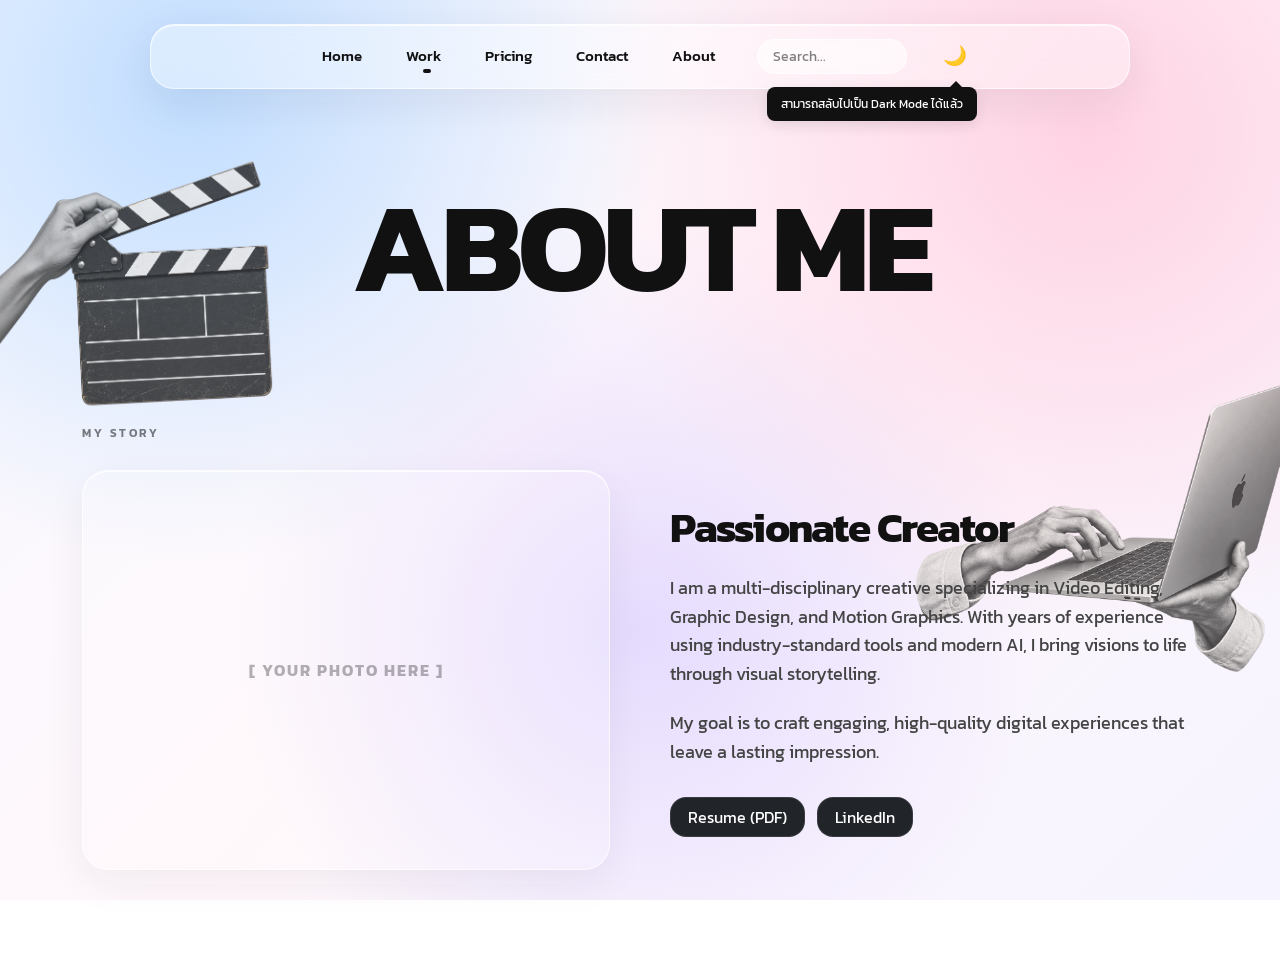
<file: about.html>
﻿<!DOCTYPE html>
<html lang="en">
<head>
  <meta charset="UTF-8">
  <meta name="viewport" content="width=device-width, initial-scale=1.0">

  <title>About - Portfolio</title>
  <link rel="preconnect" href="https://fonts.googleapis.com">
  <link rel="preconnect" href="https://fonts.gstatic.com" crossorigin>
  <link href="https://fonts.googleapis.com/css2?family=Kanit:wght@300;400;500;600;700&display=swap" rel="stylesheet">

  <!-- Bootstrap -->
  <link
    href="https://cdn.jsdelivr.net/npm/bootstrap@5.3.3/dist/css/bootstrap.min.css"
    rel="stylesheet"
  >

  <link rel="stylesheet" href="css/style.css">
</head>

<body>

  <!-- ===============================
       PRELOADER
  =============================== -->
  <div id="preloader" class="glass-preloader">
    <div class="loader-content">
      <div class="spinner"></div>
      <div class="loading-text">LOADING</div>
    </div>
  </div>

  <!-- ===============================
       NAVBAR
  =============================== -->

  <nav
    class="navbar navbar-expand-lg glass-navbar"
    id="mainNavbar"
  >

    <div class="container-fluid">

      <!-- Mobile Toggle -->

      <button
        class="navbar-toggler border-0 shadow-none ms-auto"
        type="button"
        data-bs-toggle="collapse"
        data-bs-target="#portfolioNavbar"
        aria-controls="portfolioNavbar"
        aria-expanded="false"
        aria-label="Toggle navigation"
      >
        <span class="navbar-toggler-icon"></span>
      </button>


      <!-- Navigation -->

      <div
        class="collapse navbar-collapse justify-content-center"
        id="portfolioNavbar"
      >

        <ul class="navbar-nav align-items-lg-center">


          <!-- HOME -->

          <li class="nav-item magnetic-item">
            <a
              class="nav-link"
              href="index.html"
            >
              Home
            </a>
          </li>


          <!-- WORK -->

          <li class="nav-item dropdown magnetic-item">

            <a
              class="nav-link dropdown-toggle"
              href="#"
              role="button"
              data-bs-toggle="dropdown"
              aria-expanded="false"
            >
              Work
            </a>

            <ul class="dropdown-menu glass-dropdown">

              <li>
                <a
                  class="dropdown-item"
                  href="work/graphic.html"
                >
                  Graphic
                </a>
              </li>

              <li>
                <a
                  class="dropdown-item"
                  href="work/editor.html"
                >
                  Video Editor
                </a>
              </li>

            </ul>

          </li>


          <!-- PRICING -->

          <li class="nav-item magnetic-item">
            <a
              class="nav-link"
              href="pricing.html"
            >
              Pricing
            </a>
          </li>


          <!-- CONTACT -->

          <li class="nav-item magnetic-item">
            <a
              class="nav-link"
              href="contact.html"
            >
              Contact
            </a>
          </li>


                    <!-- ABOUT -->
          <li class="nav-item magnetic-item">
            <a class="nav-link" href="about.html">About</a>
          </li>

          <!-- SEARCH BAR -->
          <li class="nav-item ms-lg-3 d-flex align-items-center">
            <div class="search-container position-relative">
              <input type="text" class="glass-search" placeholder="Search..." autocomplete="off">
              <div class="glass-search-results"></div>
            </div>
          </li>
          <!-- THEME TOGGLE -->
          <li class="nav-item ms-lg-2 d-flex align-items-center">
            <button class="theme-toggle-btn" aria-label="Toggle Dark Mode">🌙</button>
          </li>
        </ul>

      </div>

    </div>

  </nav>


    <!-- ===============================
       ABOUT HERO
  =============================== -->

  <section class="hero reveal" id="about-hero">
    <h1>ABOUT ME</h1>
  </section>

  <section class="skills-section">
    <div class="container">
      <div class="section-label reveal">MY STORY</div>
      <div class="tools-wrapper">
        <div class="tool-group reveal" style="border:none; padding-top:0;">
          <div class="skill-card reveal" style="min-height: 400px; display: flex; align-items: center; justify-content: center; background: rgba(255,255,255,0.2);">
            <span style="color: rgba(0,0,0,0.3); font-weight: bold; letter-spacing: 2px;">[ YOUR PHOTO HERE ]</span>
          </div>
        </div>
        <div class="tool-group reveal" style="border:none; padding-top:0; display: flex; flex-direction: column; justify-content: center;">
          <h3 style="font-size: 42px; font-weight: bold; letter-spacing: -1.5px; margin-bottom: 20px; color: #111;">Passionate Creator</h3>
          <p style="font-size: 18px; color: #444; line-height: 1.6; margin-bottom: 20px;">
            I am a multi-disciplinary creative specializing in Video Editing, Graphic Design, and Motion Graphics. With years of experience using industry-standard tools and modern AI, I bring visions to life through visual storytelling.
          </p>
          <p style="font-size: 18px; color: #444; line-height: 1.6; margin-bottom: 30px;">
            My goal is to craft engaging, high-quality digital experiences that leave a lasting impression.
          </p>
          <div class="tool-list">
            <div class="tool-item"><span>Resume (PDF)</span></div>
            <div class="tool-item"><span>LinkedIn</span></div>
          </div>
        </div>
      </div>
    </div>
  </section>

  <!-- Bootstrap JS -->

  <script
    src="https://cdn.jsdelivr.net/npm/bootstrap@5.3.3/dist/js/bootstrap.bundle.min.js">
  </script>


  <script src="js/script.js"></script>

</body>
</html>
</file>
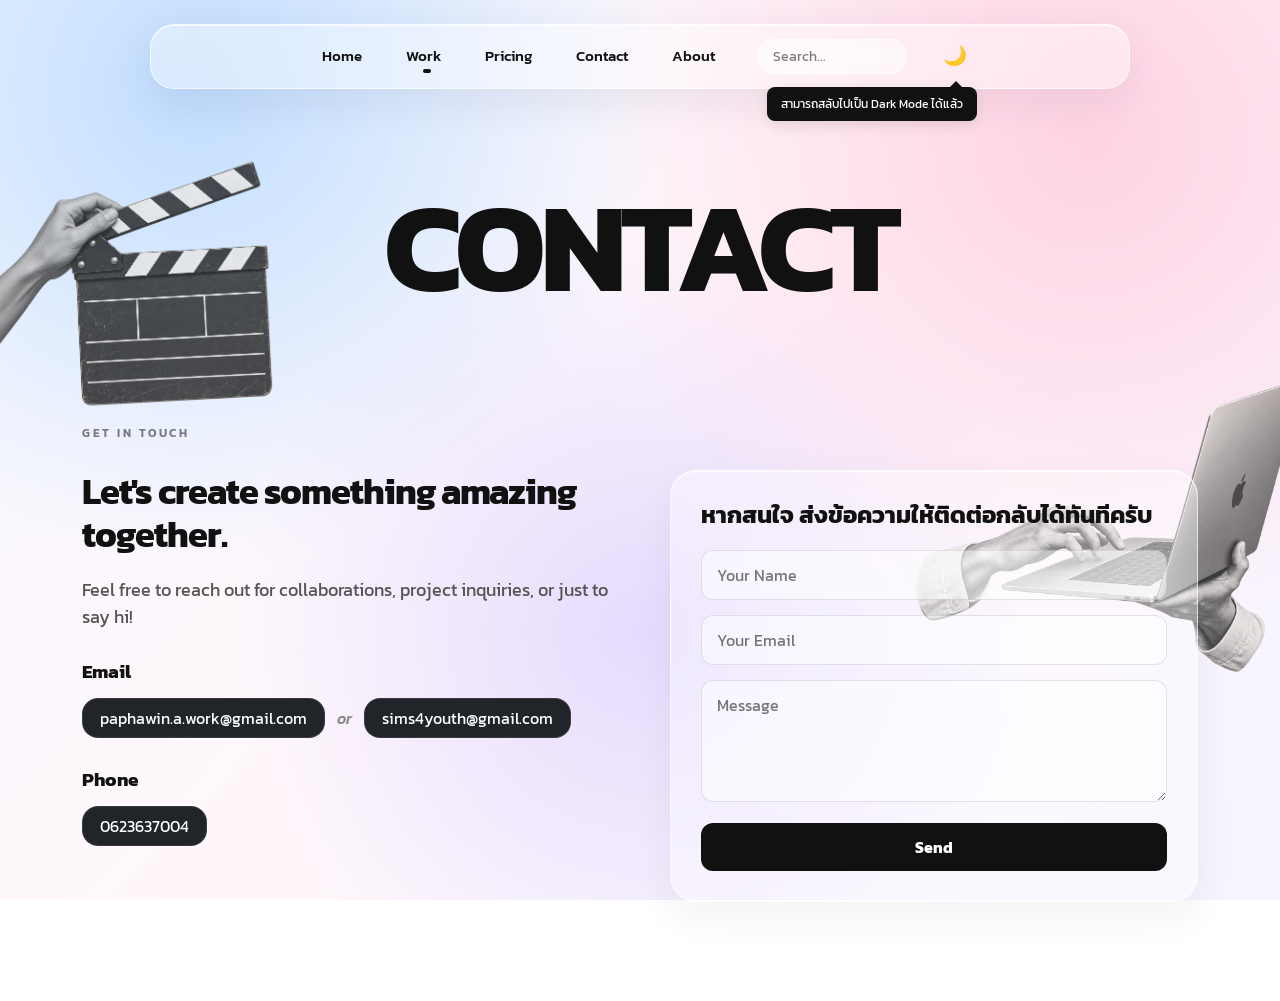
<file: contact.html>
<!DOCTYPE html>
<html lang="en">
<head>
  <meta charset="UTF-8">
  <meta name="viewport" content="width=device-width, initial-scale=1.0">

  <title>Contact - Portfolio</title>
  <link rel="preconnect" href="https://fonts.googleapis.com">
  <link rel="preconnect" href="https://fonts.gstatic.com" crossorigin>
  <link href="https://fonts.googleapis.com/css2?family=Kanit:wght@300;400;500;600;700&display=swap" rel="stylesheet">

  <!-- Bootstrap -->
  <link
    href="https://cdn.jsdelivr.net/npm/bootstrap@5.3.3/dist/css/bootstrap.min.css"
    rel="stylesheet"
  >

  <link rel="stylesheet" href="css/style.css">
</head>

<body>

  <!-- ===============================
       PRELOADER
  =============================== -->
  <div id="preloader" class="glass-preloader">
    <div class="loader-content">
      <div class="spinner"></div>
      <div class="loading-text">LOADING</div>
    </div>
  </div>

  <!-- ===============================
       NAVBAR
  =============================== -->

  <nav
    class="navbar navbar-expand-lg glass-navbar"
    id="mainNavbar"
  >

    <div class="container-fluid">

      <!-- Mobile Toggle -->

      <button
        class="navbar-toggler border-0 shadow-none ms-auto"
        type="button"
        data-bs-toggle="collapse"
        data-bs-target="#portfolioNavbar"
        aria-controls="portfolioNavbar"
        aria-expanded="false"
        aria-label="Toggle navigation"
      >
        <span class="navbar-toggler-icon"></span>
      </button>


      <!-- Navigation -->

      <div
        class="collapse navbar-collapse justify-content-center"
        id="portfolioNavbar"
      >

        <ul class="navbar-nav align-items-lg-center">


          <!-- HOME -->

          <li class="nav-item magnetic-item">
            <a
              class="nav-link"
              href="index.html"
            >
              Home
            </a>
          </li>


          <!-- WORK -->

          <li class="nav-item dropdown magnetic-item">

            <a
              class="nav-link dropdown-toggle"
              href="#"
              role="button"
              data-bs-toggle="dropdown"
              aria-expanded="false"
            >
              Work
            </a>

            <ul class="dropdown-menu glass-dropdown">

              <li>
                <a
                  class="dropdown-item"
                  href="work/graphic.html"
                >
                  Graphic
                </a>
              </li>

              <li>
                <a
                  class="dropdown-item"
                  href="work/editor.html"
                >
                  Video Editor
                </a>
              </li>

            </ul>

          </li>


          <!-- PRICING -->

          <li class="nav-item magnetic-item">
            <a
              class="nav-link"
              href="pricing.html"
            >
              Pricing
            </a>
          </li>


          <!-- CONTACT -->

          <li class="nav-item magnetic-item">
            <a
              class="nav-link"
              href="contact.html"
            >
              Contact
            </a>
          </li>


                    <!-- ABOUT -->
          <li class="nav-item magnetic-item">
            <a class="nav-link" href="about.html">About</a>
          </li>

          <!-- SEARCH BAR -->
          <li class="nav-item ms-lg-3 d-flex align-items-center">
            <div class="search-container position-relative">
              <input type="text" class="glass-search" placeholder="Search..." autocomplete="off">
              <div class="glass-search-results"></div>
            </div>
          </li>
          <!-- THEME TOGGLE -->
          <li class="nav-item ms-lg-2 d-flex align-items-center">
            <button class="theme-toggle-btn" aria-label="Toggle Dark Mode">🌙</button>
          </li>
        </ul>

      </div>

    </div>

  </nav>


    <!-- ===============================
       CONTACT HERO
  =============================== -->

  <section class="hero reveal" id="contact-hero">
    <h1>CONTACT</h1>
  </section>

  <section class="skills-section">
    <div class="container">
      <div class="section-label reveal">GET IN TOUCH</div>
      <div class="tools-wrapper">
        <div class="tool-group reveal" style="border:none; padding-top:0;">
          <h3 style="font-size: 36px; font-weight: bold; letter-spacing: -1px; margin-bottom: 20px; color: #111;">Let's create something amazing together.</h3>
          <p style="font-size: 18px; color: #555; margin-bottom: 30px;">Feel free to reach out for collaborations, project inquiries, or just to say hi!</p>
          <div style="margin-bottom: 30px;">
            <h5 style="font-size: 1.2rem; font-weight: bold; color: #111; margin-bottom: 15px;">Email</h5>
            <div class="tool-list" style="display: flex; align-items: center; flex-wrap: wrap; gap: 12px;">
              <div class="tool-item" style="margin: 0;"><span>paphawin.a.work@gmail.com</span></div>
              <span style="color: #888; font-style: italic; font-weight: 500;">or</span>
              <div class="tool-item" style="margin: 0;"><span>sims4youth@gmail.com</span></div>
            </div>
          </div>
          <div>
            <h5 style="font-size: 1.2rem; font-weight: bold; color: #111; margin-bottom: 15px;">Phone</h5>
            <div class="tool-list">
              <div class="tool-item" style="margin: 0;"><span>0623637004</span></div>
            </div>
          </div>
        </div>
        <div class="tool-group reveal" style="border:none; padding-top:0;">
          <div class="skill-card reveal" style="min-height: auto; padding: 30px;">
            <h4 style="margin-bottom: 20px; font-weight: bold; color: #111;">หากสนใจ ส่งข้อความให้ติดต่อกลับได้ทันทีครับ</h4>
            
            <!-- Success Message Container -->
            <div id="success-message" style="display: none; padding: 25px; background: rgba(76, 175, 80, 0.1); border-radius: 12px; border: 1px solid #4CAF50; text-align: center; animation: fadeIn 0.5s;">
              <h5 style="color: #2e7d32; font-weight: bold; margin-bottom: 15px;">ได้รับอีเมลเรียบร้อยแล้วครับ ✅</h5>
              <p style="color: #333; margin-bottom: 20px; line-height: 1.6;">หากได้รับอีเมลแล้วระบบจะรีบทำการติดต่อท่านกลับภายใน 24 ชั่วโมง<br>หากไม่มีการติดต่อกลับ สามารถแอดไลน์เข้ามาปรึกษาได้ครับ</p>
              <button type="button" id="reset-btn" style="padding: 10px 20px; border-radius: 8px; border: 1px solid #4CAF50; background: #fff; color: #4CAF50; font-weight: bold; cursor: pointer; transition: 0.2s;" onmouseover="this.style.background='#4CAF50'; this.style.color='#fff';" onmouseout="this.style.background='#fff'; this.style.color='#4CAF50';">ย้อนกลับ (ส่งข้อความใหม่)</button>
            </div>

            <!-- Contact Form -->
            <form id="contact-form" action="https://formspree.io/f/mbgdyrkr" method="POST">
              <div style="margin-bottom: 15px;">
                <input type="text" name="name" placeholder="Your Name" required style="width: 100%; padding: 12px 15px; border-radius: 12px; border: 1px solid rgba(0,0,0,0.1); background: rgba(255,255,255,0.5);">
              </div>
              <div style="margin-bottom: 15px;">
                <input type="email" name="email" placeholder="Your Email" required style="width: 100%; padding: 12px 15px; border-radius: 12px; border: 1px solid rgba(0,0,0,0.1); background: rgba(255,255,255,0.5);">
              </div>
              <div style="margin-bottom: 15px;">
                <textarea name="message" placeholder="Message" rows="4" required style="width: 100%; padding: 12px 15px; border-radius: 12px; border: 1px solid rgba(0,0,0,0.1); background: rgba(255,255,255,0.5);"></textarea>
              </div>

              <!-- Honeypot Anti-Spam (Invisible to users) -->
              <input type="text" name="_gotcha" style="display:none" />

              <button type="submit" id="submit-btn" style="padding: 12px 25px; border-radius: 12px; border: none; background: #111; color: #fff; font-weight: bold; cursor: pointer; transition: transform 0.2s; width: 100%;" onmouseover="this.style.transform='scale(1.02)'" onmouseout="this.style.transform='scale(1)'">Send</button>
            </form>
          </div>

          <!-- JavaScript for Form AJAX -->
          <script>
            document.addEventListener('DOMContentLoaded', function() {
              const form = document.getElementById('contact-form');
              const successMsg = document.getElementById('success-message');
              const submitBtn = document.getElementById('submit-btn');
              const resetBtn = document.getElementById('reset-btn');
      
              form.addEventListener('submit', function(e) {
                e.preventDefault(); // ป้องกันการเปลี่ยนหน้าเว็บ
      
                submitBtn.textContent = 'กำลังส่งข้อมูล...';
                submitBtn.disabled = true;
      
                const formData = new FormData(form);
      
                // ยิงข้อมูลไปที่ Formspree แบบเบื้องหลัง (AJAX)
                fetch(form.action, {
                  method: form.method,
                  body: formData,
                  headers: {
                    'Accept': 'application/json'
                  }
                }).then(response => {
                  if (response.ok) {
                    form.reset(); // ล้างข้อมูลเก่า
                    form.style.display = 'none';
                    successMsg.style.display = 'block';
                  } else {
                    alert('เกิดข้อผิดพลาดในการส่งข้อความ กรุณาลองใหม่อีกครั้งครับ');
                  }
                  submitBtn.textContent = 'Send';
                  submitBtn.disabled = false;
                }).catch(error => {
                  alert('เกิดข้อผิดพลาดในการส่งข้อความ กรุณาลองใหม่อีกครั้งครับ');
                  submitBtn.textContent = 'Send';
                  submitBtn.disabled = false;
                });
              });

              // ปุ่มย้อนกลับ
              resetBtn.addEventListener('click', function() {
                successMsg.style.display = 'none';
                form.style.display = 'block';
              });
            });
          </script>
        </div>
      </div>
    </div>
  </section>

  <!-- Bootstrap JS -->

  <script
    src="https://cdn.jsdelivr.net/npm/bootstrap@5.3.3/dist/js/bootstrap.bundle.min.js">
  </script>


  <script src="js/script.js"></script>

</body>
</html>
</file>
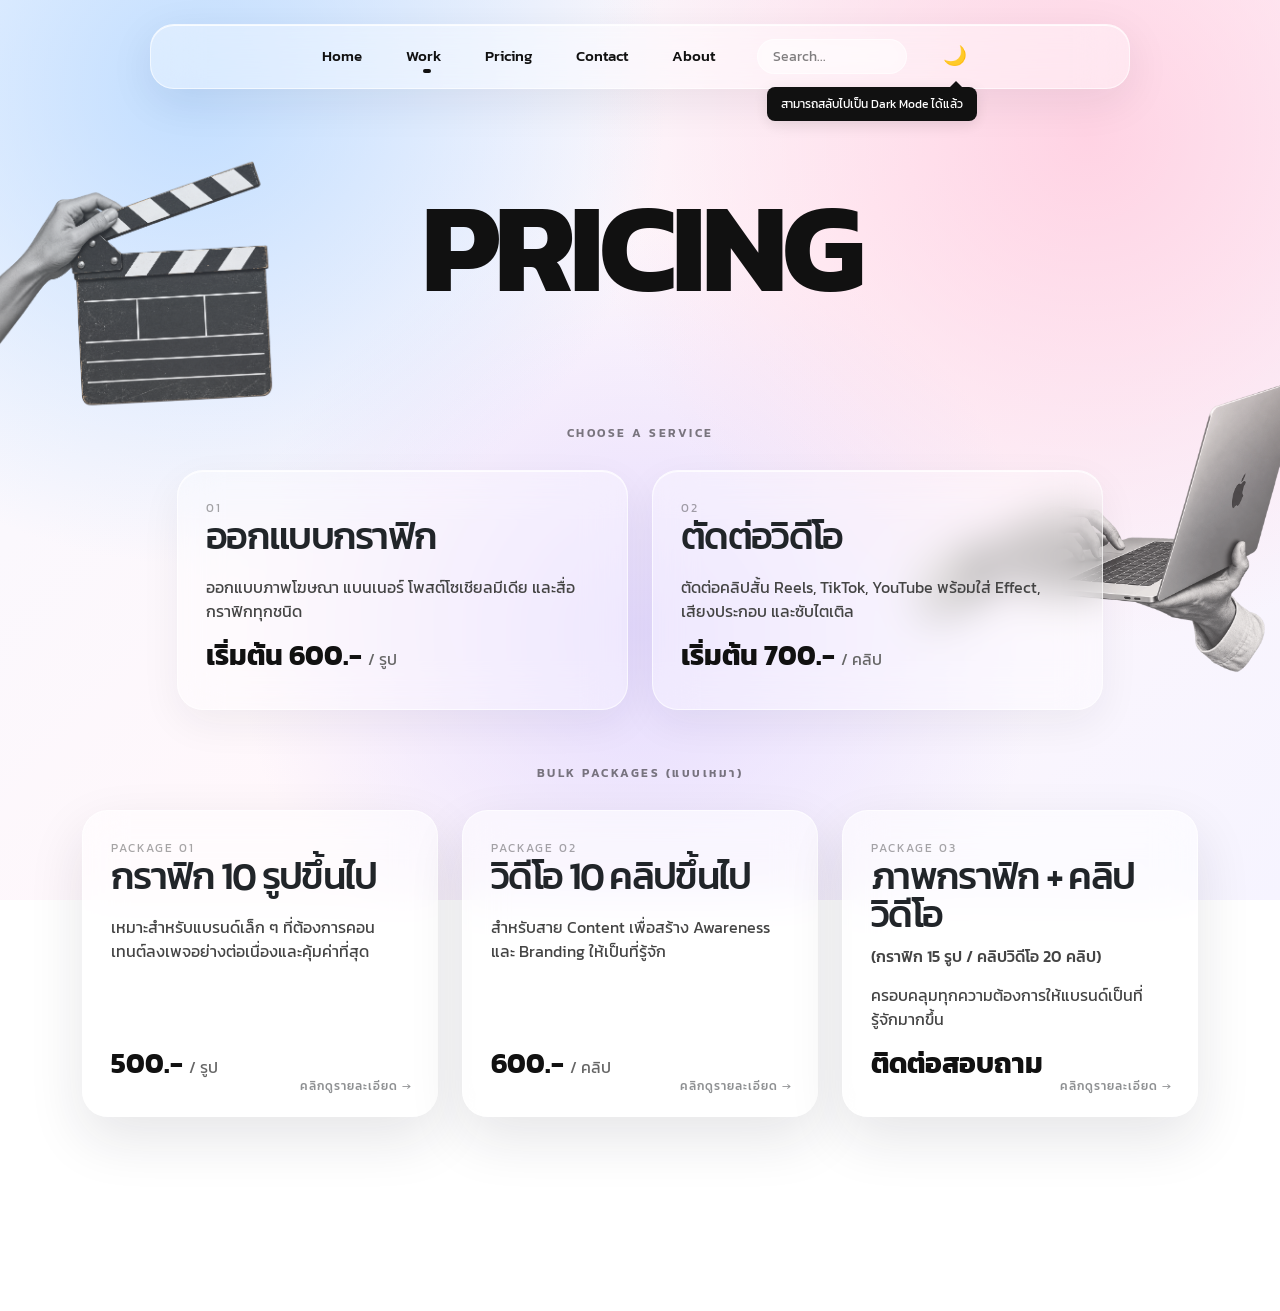
<file: pricing.html>
﻿<!DOCTYPE html>
<html lang="en">
<head>
  <meta charset="UTF-8">
  <meta name="viewport" content="width=device-width, initial-scale=1.0">

  <title>Pricing - Portfolio</title>
  <link rel="preconnect" href="https://fonts.googleapis.com">
  <link rel="preconnect" href="https://fonts.gstatic.com" crossorigin>
  <link href="https://fonts.googleapis.com/css2?family=Kanit:wght@300;400;500;600;700&display=swap" rel="stylesheet">

  <!-- Bootstrap -->
  <link
    href="https://cdn.jsdelivr.net/npm/bootstrap@5.3.3/dist/css/bootstrap.min.css"
    rel="stylesheet"
  >

  <link rel="stylesheet" href="css/style.css">
</head>

<body>

  <!-- ===============================
       PRELOADER
  =============================== -->
  <div id="preloader" class="glass-preloader">
    <div class="loader-content">
      <div class="spinner"></div>
      <div class="loading-text">LOADING</div>
    </div>
  </div>

  <!-- ===============================
       NAVBAR
  =============================== -->

  <nav
    class="navbar navbar-expand-lg glass-navbar"
    id="mainNavbar"
  >

    <div class="container-fluid">

      <!-- Mobile Toggle -->

      <button
        class="navbar-toggler border-0 shadow-none ms-auto"
        type="button"
        data-bs-toggle="collapse"
        data-bs-target="#portfolioNavbar"
        aria-controls="portfolioNavbar"
        aria-expanded="false"
        aria-label="Toggle navigation"
      >
        <span class="navbar-toggler-icon"></span>
      </button>


      <!-- Navigation -->

      <div
        class="collapse navbar-collapse justify-content-center"
        id="portfolioNavbar"
      >

        <ul class="navbar-nav align-items-lg-center">


          <!-- HOME -->

          <li class="nav-item magnetic-item">
            <a
              class="nav-link"
              href="index.html"
            >
              Home
            </a>
          </li>


          <!-- WORK -->

          <li class="nav-item dropdown magnetic-item">

            <a
              class="nav-link dropdown-toggle"
              href="#"
              role="button"
              data-bs-toggle="dropdown"
              aria-expanded="false"
            >
              Work
            </a>

            <ul class="dropdown-menu glass-dropdown">

              <li>
                <a
                  class="dropdown-item"
                  href="work/graphic.html"
                >
                  Graphic
                </a>
              </li>

              <li>
                <a
                  class="dropdown-item"
                  href="work/editor.html"
                >
                  Video Editor
                </a>
              </li>

            </ul>

          </li>


          <!-- PRICING -->

          <li class="nav-item magnetic-item">
            <a
              class="nav-link"
              href="pricing.html"
            >
              Pricing
            </a>
          </li>


          <!-- CONTACT -->

          <li class="nav-item magnetic-item">
            <a
              class="nav-link"
              href="contact.html"
            >
              Contact
            </a>
          </li>


                    <!-- ABOUT -->
          <li class="nav-item magnetic-item">
            <a class="nav-link" href="about.html">About</a>
          </li>

          <!-- SEARCH BAR -->
          <li class="nav-item ms-lg-3 d-flex align-items-center">
            <div class="search-container position-relative">
              <input type="text" class="glass-search" placeholder="Search..." autocomplete="off">
              <div class="glass-search-results"></div>
            </div>
          </li>
          <!-- THEME TOGGLE -->
          <li class="nav-item ms-lg-2 d-flex align-items-center">
            <button class="theme-toggle-btn" aria-label="Toggle Dark Mode">🌙</button>
          </li>
        </ul>

      </div>

    </div>

  </nav>

  <!-- ===============================
       PRICING HERO
  =============================== -->

  <section class="hero reveal" id="pricing-hero">
    <h1>PRICING</h1>
  </section>

  <section class="skills-section">
    <div class="container">
      <div class="section-label reveal" style="text-align: center;">CHOOSE A SERVICE</div>
      
      <!-- Single Services -->
      <div class="row justify-content-center" style="margin-bottom: 30px;">
        <div class="col-md-5 mb-4">
          <div class="skill-card reveal" style="height: 100%;">
            <span class="skill-number">01</span>
            <h3 style="margin-bottom: 20px;">ออกแบบกราฟิก</h3>
            <p style="color: #444;">ออกแบบภาพโฆษณา แบนเนอร์ โพสต์โซเชียลมีเดีย และสื่อกราฟิกทุกชนิด</p>
            <h4 style="font-size: 28px; font-weight: bold; margin-top: auto; color: #111;">เริ่มต้น 600.- <span style="font-size: 16px; font-weight: normal; color: #666;">/ รูป</span></h4>
          </div>
        </div>
        <div class="col-md-5 mb-4">
          <div class="skill-card reveal" style="height: 100%;">
            <span class="skill-number">02</span>
            <h3 style="margin-bottom: 20px;">ตัดต่อวิดีโอ</h3>
            <p style="color: #444;">ตัดต่อคลิปสั้น Reels, TikTok, YouTube พร้อมใส่ Effect, เสียงประกอบ และซับไตเติล</p>
            <h4 style="font-size: 28px; font-weight: bold; margin-top: auto; color: #111;">เริ่มต้น 700.- <span style="font-size: 16px; font-weight: normal; color: #666;">/ คลิป</span></h4>
          </div>
        </div>
      </div>

      <div class="section-label reveal" style="text-align: center; margin-top: 20px;">BULK PACKAGES (แบบเหมา)</div>

      <!-- Bulk Packages -->
      <div class="row justify-content-center" style="margin-bottom: 70px;">
        <div class="col-md-4 mb-4">
          <div class="skill-card reveal" data-bs-toggle="modal" data-bs-target="#package01Modal" style="height: 100%; background: rgba(255, 255, 255, 0.55); box-shadow: 0 22px 55px rgba(30,30,50,0.11); cursor: pointer;">
            <span class="skill-number">PACKAGE 01</span>
            <h3 style="margin-bottom: 20px;">กราฟิก 10 รูปขึ้นไป</h3>
            <p style="color: #444;">เหมาะสำหรับแบรนด์เล็ก ๆ ที่ต้องการคอนเทนต์ลงเพจอย่างต่อเนื่องและคุ้มค่าที่สุด</p>
            <h4 style="font-size: 28px; font-weight: bold; margin-top: auto; color: #111;">500.- <span style="font-size: 16px; font-weight: normal; color: #666;">/ รูป</span></h4>
            <div style="position: absolute; bottom: 20px; right: 25px; opacity: 0.5;">
              <span style="font-size: 12px; font-weight: 500; letter-spacing: 1px;">คลิกดูรายละเอียด &#8594;</span>
            </div>
          </div>
        </div>
        <div class="col-md-4 mb-4">
          <div class="skill-card reveal" data-bs-toggle="modal" data-bs-target="#package02Modal" style="height: 100%; background: rgba(255, 255, 255, 0.55); box-shadow: 0 22px 55px rgba(30,30,50,0.11); cursor: pointer;">
            <span class="skill-number">PACKAGE 02</span>
            <h3 style="margin-bottom: 20px;">วิดีโอ 10 คลิปขึ้นไป</h3>
            <p style="color: #444;">สำหรับสาย Content เพื่อสร้าง Awareness และ Branding ให้เป็นที่รู้จัก</p>
            <h4 style="font-size: 28px; font-weight: bold; margin-top: auto; color: #111;">600.- <span style="font-size: 16px; font-weight: normal; color: #666;">/ คลิป</span></h4>
            <div style="position: absolute; bottom: 20px; right: 25px; opacity: 0.5;">
              <span style="font-size: 12px; font-weight: 500; letter-spacing: 1px;">คลิกดูรายละเอียด &#8594;</span>
            </div>
          </div>
        </div>
        <div class="col-md-4 mb-4">
          <div class="skill-card reveal" data-bs-toggle="modal" data-bs-target="#package03Modal" style="height: 100%; background: rgba(255, 255, 255, 0.55); box-shadow: 0 22px 55px rgba(30,30,50,0.11); cursor: pointer;">
            <span class="skill-number">PACKAGE 03</span>
            <h3 style="margin-bottom: 10px;">ภาพกราฟิก + คลิปวิดีโอ</h3>
            <p style="color: #444; font-weight: 500; margin-bottom: 15px;">(กราฟิก 15 รูป / คลิปวิดีโอ 20 คลิป)</p>
            <p style="color: #444;">ครอบคลุมทุกความต้องการให้แบรนด์เป็นที่รู้จักมากขึ้น</p>
            <h4 style="font-size: 28px; font-weight: bold; margin-top: auto; color: #111;">ติดต่อสอบถาม</h4>
            <div style="position: absolute; bottom: 20px; right: 25px; opacity: 0.5;">
              <span style="font-size: 12px; font-weight: 500; letter-spacing: 1px;">คลิกดูรายละเอียด &#8594;</span>
            </div>
          </div>
        </div>
      </div>
    </div>
  </section>

  <!-- ===============================
       MODALS
  =============================== -->
  <!-- Modal for Package 01 -->
  <div class="modal fade" id="package01Modal" tabindex="-1" aria-labelledby="package01ModalLabel" aria-hidden="true">
    <div class="modal-dialog modal-dialog-centered">
      <div class="modal-content glass-modal">
        <div class="modal-header">
          <h5 class="modal-title" id="package01ModalLabel" style="font-weight: 700; color: #111;">รายละเอียดแพ็กเกจ 01</h5>
          <button type="button" class="btn-close" data-bs-dismiss="modal" aria-label="Close"></button>
        </div>
        <div class="modal-body">
          Test 01
        </div>
      </div>
    </div>
  </div>

  <!-- Modal for Package 02 -->
  <div class="modal fade" id="package02Modal" tabindex="-1" aria-labelledby="package02ModalLabel" aria-hidden="true">
    <div class="modal-dialog modal-dialog-centered">
      <div class="modal-content glass-modal">
        <div class="modal-header">
          <h5 class="modal-title" id="package02ModalLabel" style="font-weight: 700; color: #111;">รายละเอียดแพ็กเกจ 02</h5>
          <button type="button" class="btn-close" data-bs-dismiss="modal" aria-label="Close"></button>
        </div>
        <div class="modal-body">
          Test 02
        </div>
      </div>
    </div>
  </div>

  <!-- Modal for Package 03 -->
  <div class="modal fade" id="package03Modal" tabindex="-1" aria-labelledby="package03ModalLabel" aria-hidden="true">
    <div class="modal-dialog modal-dialog-centered">
      <div class="modal-content glass-modal">
        <div class="modal-header">
          <h5 class="modal-title" id="package03ModalLabel" style="font-weight: 700; color: #111;">รายละเอียดแพ็กเกจ 03</h5>
          <button type="button" class="btn-close" data-bs-dismiss="modal" aria-label="Close"></button>
        </div>
        <div class="modal-body">
          Test 03
        </div>
      </div>
    </div>
  </div>

  <!-- Bootstrap JS -->
  <script src="https://cdn.jsdelivr.net/npm/bootstrap@5.3.3/dist/js/bootstrap.bundle.min.js"></script>
  <script src="js/script.js"></script>

</body>
</html>
</file>
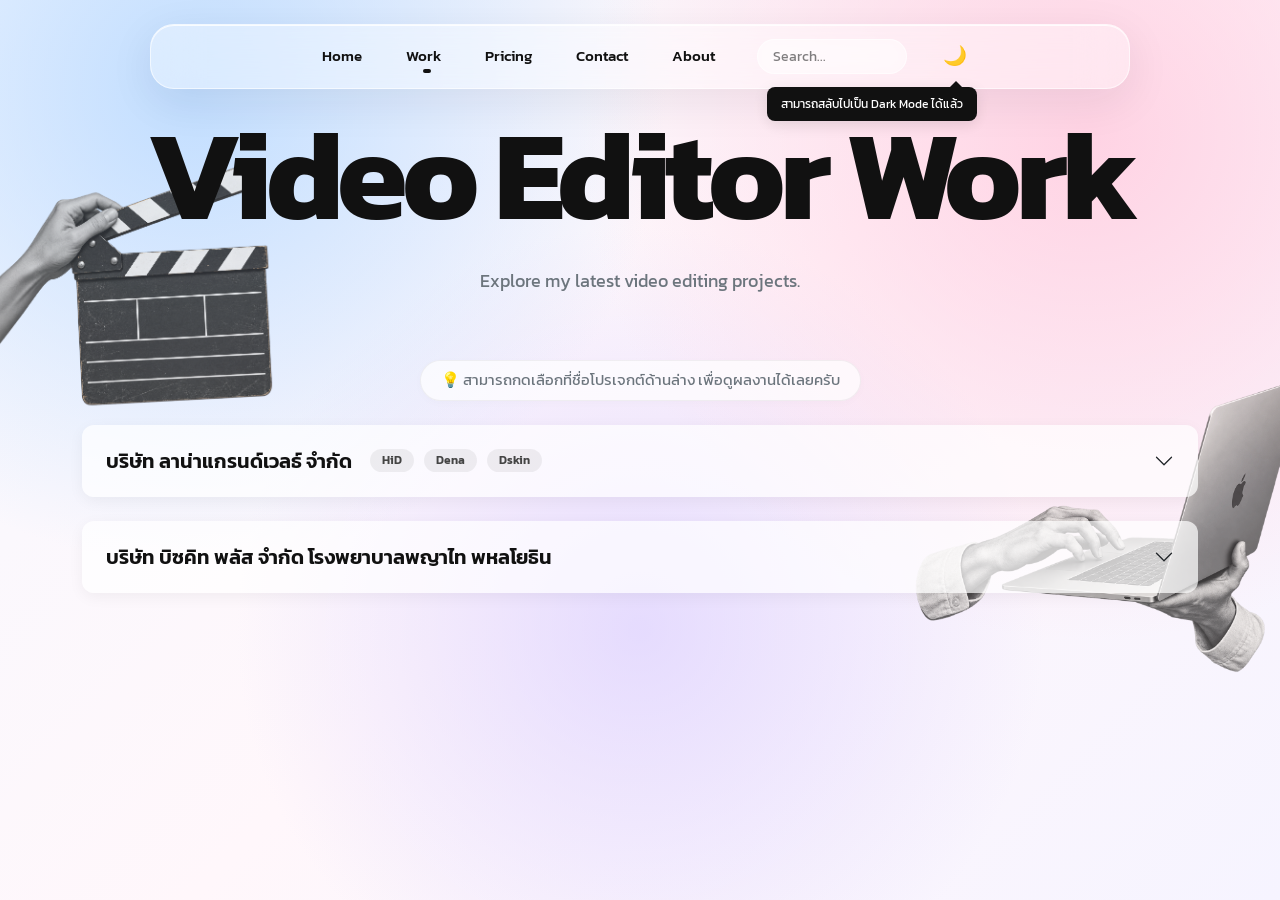
<file: work/editor.html>
<!DOCTYPE html>
<html lang="en">
<head>
  <meta charset="UTF-8">
  <meta name="viewport" content="width=device-width, initial-scale=1.0">

  <title>Portfolio</title>
  <link rel="preconnect" href="https://fonts.googleapis.com">
  <link rel="preconnect" href="https://fonts.gstatic.com" crossorigin>
  <link href="https://fonts.googleapis.com/css2?family=Kanit:wght@300;400;500;600;700&display=swap" rel="stylesheet">

  <!-- Bootstrap -->
  <link
    href="https://cdn.jsdelivr.net/npm/bootstrap@5.3.3/dist/css/bootstrap.min.css"
    rel="stylesheet"
  >

  <link rel="stylesheet" href="../css/style.css">
</head>

<body>

  <!-- ===============================
       PRELOADER
  =============================== -->
  <div id="preloader" class="glass-preloader">
    <div class="loader-content">
      <div class="spinner"></div>
      <div class="loading-text">LOADING</div>
    </div>
  </div>

  <!-- ===============================
       NAVBAR
  =============================== -->

  <nav
    class="navbar navbar-expand-lg glass-navbar"
    id="mainNavbar"
  >

    <div class="container-fluid">

      <!-- Mobile Toggle -->

      <button
        class="navbar-toggler border-0 shadow-none ms-auto"
        type="button"
        data-bs-toggle="collapse"
        data-bs-target="#portfolioNavbar"
        aria-controls="portfolioNavbar"
        aria-expanded="false"
        aria-label="Toggle navigation"
      >
        <span class="navbar-toggler-icon"></span>
      </button>


      <!-- Navigation -->

      <div
        class="collapse navbar-collapse justify-content-center"
        id="portfolioNavbar"
      >

        <ul class="navbar-nav align-items-lg-center">


          <!-- HOME -->

          <li class="nav-item magnetic-item">
            <a
              class="nav-link"
              href="../index.html"
            >
              Home
            </a>
          </li>


          <!-- WORK -->

          <li class="nav-item dropdown magnetic-item">

            <a
              class="nav-link dropdown-toggle"
              href="#"
              role="button"
              data-bs-toggle="dropdown"
              aria-expanded="false"
            >
              Work
            </a>

            <ul class="dropdown-menu glass-dropdown">

              <li>
                <a
                  class="dropdown-item"
                  href="graphic.html"
                >
                  Graphic
                </a>
              </li>

              <li>
                <a
                  class="dropdown-item"
                  href="editor.html"
                >
                  Video Editor
                </a>
              </li>

            </ul>

          </li>


          <!-- PRICING -->

          <li class="nav-item magnetic-item">
            <a
              class="nav-link"
              href="../pricing.html"
            >
              Pricing
            </a>
          </li>


          <!-- CONTACT -->

          <li class="nav-item magnetic-item">
            <a
              class="nav-link"
              href="../contact.html"
            >
              Contact
            </a>
          </li>


                    <!-- ABOUT -->
          <li class="nav-item magnetic-item">
            <a class="nav-link" href="../about.html">About</a>
          </li>

          <!-- SEARCH BAR -->
          <li class="nav-item ms-lg-3 d-flex align-items-center">
            <div class="search-container position-relative">
              <input type="text" class="glass-search" placeholder="Search..." autocomplete="off">
              <div class="glass-search-results"></div>
            </div>
          </li>
          <!-- THEME TOGGLE -->
          <li class="nav-item ms-lg-2 d-flex align-items-center">
            <button class="theme-toggle-btn" aria-label="Toggle Dark Mode">🌙</button>
          </li>
        </ul>

      </div>

    </div>

  </nav>

    <section class="hero reveal d-flex flex-column align-items-center justify-content-center text-center py-5" style="min-height: 40vh;">
    <div class="container mt-5">
      <h1 class="display-3 fw-bold mb-3" style="font-weight: 700; color: #111;">Video Editor Work</h1>
      <p class="text-secondary" style="font-size: 1.1rem;">Explore my latest video editing projects.</p>
    </div>
  </section>

  <div id="cms-video-container"></div>

<!-- Bootstrap JS -->

  <script
    src="https://cdn.jsdelivr.net/npm/bootstrap@5.3.3/dist/js/bootstrap.bundle.min.js">
  </script>


  <script src="../js/script.js"></script>

<script src="../js/cms-loader.js"></script>
</body>
</html>
</file>
<file: css/style.css>
@import url('https://fonts.googleapis.com/css2?family=Kanit:wght@300;400;500;600;700&display=swap');

:root {
  --bs-font-sans-serif: 'Kanit', sans-serif;
  --bs-body-font-family: 'Kanit', sans-serif;
}
/* ===============================
       GLOBAL
    =============================== */

    * {
      box-sizing: border-box;
    }

    html {
      scroll-behavior: smooth;
    }

    body {
      margin: 0;
      font-family: 'Kanit', sans-serif;

      background:
        radial-gradient(
          circle at 15% 10%,
          rgba(190, 220, 255, 0.95),
          transparent 35%
        ),
        radial-gradient(
          circle at 85% 15%,
          rgba(255, 207, 225, 0.9),
          transparent 38%
        ),
        radial-gradient(
          circle at 50% 70%,
          rgba(221, 210, 255, 0.75),
          transparent 45%
        ),
        linear-gradient(
          135deg,
          #f7f9ff 0%,
          #fff7fb 50%,
          #f6f4ff 100%
        );

      background-attachment: fixed;
    }

    /* ===============================
       NAVBAR
    =============================== */

    .glass-navbar {
      position: fixed;
      top: 24px;
      left: 50%;

      transform: translateX(-50%);

      width: calc(100% - 48px);
      max-width: 980px;

      padding: 10px 16px;

      background: rgba(255, 255, 255, 0.38);

      backdrop-filter: blur(24px);
      -webkit-backdrop-filter: blur(24px);

      border: 1px solid rgba(255, 255, 255, 0.6);
      border-radius: 24px;

      box-shadow:
        0 12px 45px rgba(30, 30, 50, 0.08),
        inset 0 1px 0 rgba(255, 255, 255, 0.8);

      z-index: 9999;

      transition:
        top 0.35s ease,
        width 0.35s ease,
        max-width 0.35s ease,
        padding 0.35s ease,
        background 0.35s ease,
        box-shadow 0.35s ease;
    }

    .glass-navbar.scrolled {
      top: 12px;

      width: calc(100% - 90px);
      max-width: 850px;

      padding: 7px 14px;

      background: rgba(255, 255, 255, 0.6);

      box-shadow:
        0 10px 35px rgba(30, 30, 50, 0.12),
        inset 0 1px 0 rgba(255, 255, 255, 0.95);
    }

    .navbar-nav {
      gap: 8px;
    }

    /* ===============================
       MAGNETIC NAV ITEM
    =============================== */

    .magnetic-item {
      position: relative;

      display: inline-flex;

      transition: transform 0.18s ease-out;

      will-change: transform;
    }

    /* ===============================
       NAV LINK
    =============================== */

    .nav-link {
      position: relative;

      color: #111 !important;

      font-size: 15px;
      font-weight: 500;

      padding: 10px 18px !important;

      border-radius: 14px;

      transition:
        transform 0.25s ease,
        background 0.25s ease,
        box-shadow 0.25s ease,
        color 0.25s ease;
    }

    .nav-link:hover {
      transform: scale(1.07);

      background: rgba(255, 255, 255, 0.72);

      box-shadow:
        0 6px 20px rgba(30, 30, 50, 0.08);
    }

    .nav-link::after {
      content: "";

      position: absolute;

      left: 50%;
      bottom: 5px;

      width: 0;
      height: 2px;

      background: #111;

      transform: translateX(-50%);

      border-radius: 20px;

      transition: width 0.25s ease;
    }

    .nav-link:hover::after {
      width: 42%;
    }

    .nav-link:active {
      transform: scale(0.95);
    }

    /* ===============================
       DROPDOWN HOVER
    =============================== */

    .nav-item.dropdown {
      position: relative;
    }

    .glass-dropdown {
      display: block !important;

      position: absolute;

      top: 100%;
      left: 50%;

      min-width: 215px;

      margin-top: 0 !important;

      padding: 12px 9px 9px;

      background: rgba(255, 255, 255, 0.73);

      backdrop-filter: blur(25px);
      -webkit-backdrop-filter: blur(25px);

      border: 1px solid rgba(255, 255, 255, 0.78);

      border-radius: 18px;

      box-shadow:
        0 20px 50px rgba(30, 30, 50, 0.12);

      opacity: 0;
      visibility: hidden;

      transform:
        translateX(-50%)
        translateY(-6px)
        scale(0.97);

      pointer-events: none;

      transition:
        opacity 0.22s ease,
        transform 0.22s ease,
        visibility 0.22s ease;

      z-index: 99999;
    }

    .nav-item.dropdown:hover .glass-dropdown {
      opacity: 1;

      visibility: visible;

      transform:
        translateX(-50%)
        translateY(0)
        scale(1);

      pointer-events: auto;
    }

    /* ===============================
       DROPDOWN ITEM
    =============================== */

    .dropdown-item {
      padding: 11px 14px;

      border-radius: 11px;

      font-size: 14px;

      color: #111;

      transition:
        transform 0.2s ease,
        background 0.2s ease,
        box-shadow 0.2s ease;
    }

    .dropdown-item:hover {
      background: rgba(255, 255, 255, 0.92);

      transform: translateX(6px);

      box-shadow:
        0 5px 15px rgba(30, 30, 50, 0.06);
    }

    /* ===============================
       HERO
    =============================== */

    .hero {
      display: flex;
      align-items: center;
      justify-content: center;

      text-align: center;

      padding: 170px 20px 60px;
    }

    .hero h1 {
      margin: 0;

      font-size: clamp(60px, 10vw, 145px);

      font-weight: 700;

      letter-spacing: -6px;

      color: #111;
    }

    /* ===============================
       SKILLS SECTION
    =============================== */

    .skills-section {
      padding: 40px 0 100px;
    }

    .section-label {
      font-size: 12px;

      font-weight: 600;

      letter-spacing: 2.5px;

      color: rgba(0, 0, 0, 0.5);

      margin-bottom: 28px;
    }

    /* ===============================
       WHAT I DO
    =============================== */

    .skills-grid {
      display: grid;

      grid-template-columns: repeat(2, 1fr);

      gap: 18px;

      margin-bottom: 70px;
    }

    .skill-card {
      position: relative;

      min-height: 240px;

      padding: 28px;

      display: flex;

      flex-direction: column;

      justify-content: space-between;

      background: rgba(255, 255, 255, 0.34);

      backdrop-filter: blur(20px);
      -webkit-backdrop-filter: blur(20px);

      border: 1px solid rgba(255, 255, 255, 0.65);

      border-radius: 26px;

      box-shadow:
        0 14px 40px rgba(30, 30, 50, 0.06),
        inset 0 1px 0 rgba(255, 255, 255, 0.8);

      overflow: hidden;

      transition:
        transform 0.35s ease,
        box-shadow 0.35s ease,
        background 0.35s ease;
    }

    .skill-card::before {
      content: "";

      position: absolute;

      width: 160px;
      height: 160px;

      right: -50px;
      top: -50px;

      background:
        radial-gradient(
          circle,
          rgba(198, 214, 255, 0.8),
          rgba(255, 210, 235, 0.3),
          transparent 70%
        );

      border-radius: 50%;

      filter: blur(5px);

      opacity: 0;

      transition: opacity 0.35s ease;
    }

    .skill-card:hover {
      transform:
        translateY(-8px)
        scale(1.015);

      background: rgba(255, 255, 255, 0.5);

      box-shadow:
        0 22px 55px rgba(30, 30, 50, 0.11),
        inset 0 1px 0 rgba(255, 255, 255, 0.9);
    }

    .skill-card:hover::before {
      opacity: 1;
    }

    .skill-number {
      font-size: 12px;

      letter-spacing: 2px;

      color: rgba(0, 0, 0, 0.35);
    }

    .skill-card h3 {
      margin: 0;

      font-size: clamp(28px, 3vw, 44px);

      line-height: 1;

      letter-spacing: -1.7px;

      position: relative;

      z-index: 2;
    }

    /* ===============================
       TOOLS
    =============================== */

    .tools-wrapper {
      display: grid;

      grid-template-columns: 1fr 1fr;

      gap: 60px;
    }

    .tool-group {
      border-top: 1px solid rgba(0, 0, 0, 0.14);

      padding-top: 28px;
    }

    .tool-list {
      display: flex;

      flex-wrap: wrap;

      gap: 12px;
    }
    .tool-item {
      display: inline-flex;
      align-items: center;
      gap: 10px;
      padding: 11px 17px;
      background: #212529;
      color: #fff;
      border: 1px solid rgba(255, 255, 255, 0.1);
      border-radius: 16px;
      transition: all 0.4s cubic-bezier(0.16, 1, 0.3, 1);
      position: relative;
      overflow: hidden;
    }

    .tool-item::before {
      content: "";
      position: absolute;
      top: 0;
      left: -100%;
      width: 50%;
      height: 100%;
      background: linear-gradient(to right, rgba(255,255,255,0) 0%, rgba(255,255,255,0.3) 50%, rgba(255,255,255,0) 100%);
      transform: skewX(-45deg);
      transition: all 0.6s ease;
    }

    .tool-item:hover {
      transform: translateY(-4px) scale(1.05);
      background: #343a40;
      box-shadow: 0 10px 25px rgba(30, 30, 50, 0.3);
    }

    .tool-item:hover::before {
      left: 150%;
    }

    .tool-item img {
      width: 22px;
      height: 22px;
      object-fit: contain;
      display: block;
    }




    .tool-item span {
      line-height: 1;
    }

    /* ===============================
       RESPONSIVE
    =============================== */

    @media (max-width: 991px) {
      .glass-navbar {
        top: 12px;

        width: calc(100% - 24px);

        border-radius: 20px;
      }

      .glass-navbar.scrolled {
        width: calc(100% - 24px);

        max-width: none;
      }

      .navbar-collapse {
        margin-top: 12px;

        padding-top: 10px;

        border-top: 1px solid rgba(0, 0, 0, 0.08);
      }

      .navbar-nav {
        align-items: stretch !important;
      }

      .magnetic-item {
        display: block;

        width: 100%;

        transform: none !important;
      }

      .nav-link:hover {
        transform: none;
      }

      .glass-dropdown {
        position: static;

        display: none !important;

        transform: none !important;

        opacity: 1;

        visibility: visible;

        pointer-events: auto;

        margin-top: 5px !important;

        box-shadow: none;

        background: rgba(255, 255, 255, 0.45);
      }

      .nav-item.dropdown .dropdown-menu.show {
        display: block !important;
      }
    }

    @media (max-width: 900px) {
      .skills-grid {
        grid-template-columns: 1fr;
      }

      .skill-card {
        min-height: 180px;
      }

      .tools-wrapper {
        grid-template-columns: 1fr;

        gap: 50px;
      }
    }

    @media (max-width: 600px) {
      .hero {
        padding: 140px 20px 40px;
      }

      .skills-section {
        padding: 30px 0 70px;
      }

      .skill-card {
        padding: 24px;

        border-radius: 22px;
      }
    }

  
/* ===============================
   REVEAL ANIMATION
=============================== */
.reveal {
  opacity: 0;
  transform: translateY(40px);
  transition: opacity 0.8s ease-out, transform 0.8s ease-out;
  will-change: opacity, transform;
}

.reveal.active {
  opacity: 1;
  transform: translateY(0);
}


/* ===============================
   GLASS MODAL
=============================== */
.modal-backdrop {
  background-color: rgba(220, 230, 255, 0.15) !important;
  backdrop-filter: blur(12px);
  -webkit-backdrop-filter: blur(12px);
}
.modal-backdrop.show {
  opacity: 1 !important;
}

.glass-modal {
  background: rgba(255, 255, 255, 0.4) !important;
  backdrop-filter: blur(30px) !important;
  -webkit-backdrop-filter: blur(30px) !important;
  border: 1px solid rgba(255, 255, 255, 0.8) !important;
  border-radius: 28px !important;
  box-shadow: 
    0 30px 60px rgba(0, 0, 0, 0.08),
    inset 0 1px 0 rgba(255, 255, 255, 0.9) !important;
}

.glass-modal .modal-header {
  border-bottom: 1px solid rgba(0, 0, 0, 0.08);
  padding: 24px 30px;
}

.glass-modal .modal-body {
  padding: 30px;
}

.glass-modal .btn-close {
  background-color: rgba(255, 255, 255, 0.5);
  border-radius: 50%;
  padding: 12px;
  margin-right: 0;
  opacity: 0.8;
  transition: all 0.25s ease;
}

.glass-modal .btn-close:hover {
  background-color: rgba(255, 255, 255, 1);
  opacity: 1;
  transform: rotate(90deg) scale(1.1);
}
/* ===============================
   SEARCH BAR
=============================== */
.search-container {
  margin-top: 8px;
}
@media (min-width: 992px) {
  .search-container {
    margin-top: 0;
  }
}

.glass-search {
  background: rgba(255, 255, 255, 0.4);
  border: 1px solid rgba(255, 255, 255, 0.6);
  backdrop-filter: blur(10px);
  -webkit-backdrop-filter: blur(10px);
  border-radius: 20px;
  padding: 6px 15px;
  font-size: 14px;
  color: #111;
  width: 150px;
  transition: all 0.3s ease;
  outline: none;
}

.glass-search::placeholder {
  color: rgba(0, 0, 0, 0.5);
}

.glass-search:focus {
  width: 200px;
  background: rgba(255, 255, 255, 0.8);
  box-shadow: 0 5px 15px rgba(0, 0, 0, 0.05);
}

.glass-search-results {
  position: absolute;
  top: 100%;
  right: 0;
  margin-top: 10px;
  min-width: 200px;
  background: rgba(255, 255, 255, 0.85);
  backdrop-filter: blur(25px);
  -webkit-backdrop-filter: blur(25px);
  border: 1px solid rgba(255, 255, 255, 0.7);
  border-radius: 15px;
  box-shadow: 0 15px 35px rgba(0, 0, 0, 0.1);
  overflow: hidden;
  opacity: 0;
  visibility: hidden;
  transform: translateY(-10px);
  transition: all 0.2s ease;
  z-index: 100000;
}

.glass-search-results.show {
  opacity: 1;
  visibility: visible;
  transform: translateY(0);
}

.search-result-item {
  display: block;
  padding: 10px 15px;
  color: #111;
  text-decoration: none;
  font-size: 14px;
  border-bottom: 1px solid rgba(0,0,0,0.05);
  transition: background 0.2s;
}

.search-result-item:last-child {
  border-bottom: none;
}

.search-result-item:hover {
  background: rgba(255, 255, 255, 0.95);
  color: #000;
}
/* ===============================
   PRELOADER
=============================== */
.glass-preloader {
  position: fixed;
  top: 0;
  left: 0;
  width: 100%;
  height: 100%;
  background: rgba(255, 255, 255, 0.75);
  backdrop-filter: blur(25px);
  -webkit-backdrop-filter: blur(25px);
  z-index: 999999;
  display: flex;
  align-items: center;
  justify-content: center;
  transition: opacity 0.6s ease, visibility 0.6s ease;
}

.glass-preloader.fade-out {
  opacity: 0;
  visibility: hidden;
}

.loader-content {
  display: flex;
  flex-direction: column;
  align-items: center;
  gap: 20px;
}

.spinner {
  width: 45px;
  height: 45px;
  border: 4px solid rgba(0, 0, 0, 0.08);
  border-top-color: #222;
  border-radius: 50%;
  animation: spin 0.8s linear infinite;
}

.loading-text {
  font-size: 13px;
  font-weight: 600;
  letter-spacing: 5px;
  color: #222;
  animation: pulse 1.5s ease-in-out infinite;
  margin-left: 5px; /* Offset for letter-spacing */
}

@keyframes spin {
  to { transform: rotate(360deg); }
}

@keyframes pulse {
  0%, 100% { opacity: 1; }
  50% { opacity: 0.4; }
}

/* Prevent scrolling while loading */
body.loading-state {
  overflow: hidden;
}
/* ===============================
   DARK MODE
=============================== */
body.dark-mode {
  background: #121212 !important;
  color: #e0e0e0;
}

body.dark-mode .hero h1,
body.dark-mode h1,
body.dark-mode h2,
body.dark-mode h3,
body.dark-mode h4,
body.dark-mode h5,
body.dark-mode h6 {
  color: #fff !important;
}

body.dark-mode .text-secondary {
  color: #aaa !important;
}

body.dark-mode .glass-navbar,
body.dark-mode .glass-dropdown {
  background: rgba(20, 20, 20, 0.7) !important;
  border-color: rgba(255, 255, 255, 0.1) !important;
}

body.dark-mode .nav-link, 
body.dark-mode .dropdown-item {
  color: #ddd !important;
}

body.dark-mode .nav-link:hover, 
body.dark-mode .dropdown-item:hover {
  color: #fff !important;
  background: rgba(255, 255, 255, 0.1) !important;
}

body.dark-mode .glass-search {
  background: rgba(0, 0, 0, 0.5) !important;
  color: #fff !important;
  border-color: rgba(255, 255, 255, 0.2) !important;
}

body.dark-mode .glass-search-results {
  background: rgba(30, 30, 30, 0.9) !important;
  border-color: rgba(255, 255, 255, 0.1) !important;
}

body.dark-mode .search-result-item {
  color: #ddd !important;
}

body.dark-mode .search-result-item:hover {
  background: rgba(255, 255, 255, 0.1) !important;
  color: #fff !important;
}

body.dark-mode .skill-card {
  background: rgba(255, 255, 255, 0.05);
  border-color: rgba(255, 255, 255, 0.1);
  color: #eee;
}

body.dark-mode .section-label {
  color: rgba(255, 255, 255, 0.5) !important;
}

/* Theme Toggle Button */
.theme-toggle-btn {
  background: none;
  border: none;
  font-size: 1.2rem;
  cursor: pointer;
  padding: 5px 10px;
  margin-left: 10px;
  color: inherit;
  outline: none;
  transition: transform 0.3s;
}
.theme-toggle-btn:hover {
  transform: scale(1.1);
}

/* Dark Mode Contrast Fixes */
body.dark-mode .btn-dark {
  background-color: #f8f9fa !important;
  color: #212529 !important;
  border-color: #f8f9fa !important;
}
body.dark-mode .btn-dark:hover {
  background-color: #e2e6ea !important;
  color: #212529 !important;
}

body.dark-mode .btn-outline-dark {
  color: #f8f9fa !important;
  border-color: #f8f9fa !important;
}
body.dark-mode .btn-outline-dark:hover {
  background-color: #f8f9fa !important;
  color: #212529 !important;
}

body.dark-mode .skill-number {
  color: rgba(255, 255, 255, 0.4) !important;
}

body.dark-mode .loading-text {
  color: #ddd !important;
}

body.dark-mode .spinner {
  border-color: rgba(255, 255, 255, 0.1) !important;
  border-top-color: #ddd !important;
}

body.dark-mode p[style*="color"] {
  color: #ccc !important;
}

body.dark-mode span[style*="color"] {
  color: #bbb !important;
}

body.dark-mode button[style*="background: #111"] {
  background: #eee !important;
  color: #111 !important;
}

/* Specific pricing cards inside pricing.html */
body.dark-mode .pricing-card {
  background: rgba(255, 255, 255, 0.05);
  border-color: rgba(255, 255, 255, 0.1);
}

body.dark-mode .modal-content {
  background: #1e1e1e !important;
  color: #eee !important;
  border: 1px solid rgba(255, 255, 255, 0.1);
}

body.dark-mode .modal-header {
  border-bottom-color: rgba(255, 255, 255, 0.1);
}

body.dark-mode .modal-footer {
  border-top-color: rgba(255, 255, 255, 0.1);
}

body.dark-mode .btn-close {
  filter: invert(1) grayscale(100%) brightness(200%);
}

/* ===============================
   THEME NOTIFICATION TOAST
=============================== */
.theme-toast {
  background: rgba(0, 0, 0, 0.85);
  color: #fff;
  padding: 12px 24px;
  border-radius: 50px;
  margin-top: 10px;
  font-size: 14px;
  font-weight: 500;
  opacity: 0;
  transform: translateY(20px);
  transition: all 0.3s cubic-bezier(0.16, 1, 0.3, 1);
  box-shadow: 0 10px 25px rgba(0,0,0,0.15);
  backdrop-filter: blur(10px);
  -webkit-backdrop-filter: blur(10px);
  border: 1px solid rgba(255,255,255,0.1);
}
.theme-toast.show {
  opacity: 1;
  transform: translateY(0);
}
body.dark-mode .theme-toast {
  background: rgba(255, 255, 255, 0.9);
  color: #111;
  border: 1px solid rgba(0,0,0,0.1);
}

/* ===============================
   THEME TOOLTIP
=============================== */
.theme-tooltip {
  position: absolute;
  top: 130%;
  right: 0;
  background: #111;
  color: #fff;
  padding: 8px 14px;
  border-radius: 8px;
  font-size: 12px;
  white-space: nowrap;
  pointer-events: none;
  opacity: 1;
  transition: opacity 0.5s;
  z-index: 1000;
  box-shadow: 0 4px 15px rgba(0,0,0,0.1);
}
.theme-tooltip::before {
  content: "";
  position: absolute;
  bottom: 100%;
  right: 15px;
  border-width: 6px;
  border-style: solid;
  border-color: transparent transparent #111 transparent;
}
.theme-tooltip.hide {
  opacity: 0 !important;
}
body.dark-mode .theme-tooltip {
  background: #eee;
  color: #111;
}
body.dark-mode .theme-tooltip::before {
  border-color: transparent transparent #eee transparent;
}

@keyframes pulse-anim {
  0% { transform: translateY(0); }
  50% { transform: translateY(5px); }
  100% { transform: translateY(0); }
}
.pulse-anim {
  animation: pulse-anim 2s infinite ease-in-out;
}

/* Visual adjustment for images with transparent padding */
.tool-item img[alt="ChatGPT"] {
  transform: scale(1.3);
}
.tool-item img[alt="Gemini"] {
  transform: scale(1.4);
}
.tool-item img[alt="CapCut"] {
  transform: scale(1.15);
}

/* Project Header (Glass Pill) */
.project-header {
  display: inline-block;
  padding: 12px 24px;
  background: rgba(255, 255, 255, 0.42);
  backdrop-filter: blur(15px);
  -webkit-backdrop-filter: blur(15px);
  border: 1px solid rgba(255, 255, 255, 0.6);
  border-radius: 50px;
  box-shadow: 0 4px 15px rgba(0,0,0,0.05);
}
body.dark-mode .project-header {
  background: rgba(30, 30, 30, 0.6);
  border-color: rgba(255, 255, 255, 0.1);
}

/* ===============================
   BRAND FILTER TABS (GLASS PILLS)
=============================== */
.brand-filter-bar {
  display: flex;
  flex-wrap: wrap;
  justify-content: center;
  gap: 10px;
  margin-bottom: 28px;
  padding: 10px 14px;
  background: rgba(255, 255, 255, 0.45);
  backdrop-filter: blur(14px);
  -webkit-backdrop-filter: blur(14px);
  border: 1px solid rgba(255, 255, 255, 0.7);
  border-radius: 50px;
  width: fit-content;
  margin-left: auto;
  margin-right: auto;
  box-shadow: 0 4px 18px rgba(0, 0, 0, 0.04);
}

.brand-tab-btn {
  display: inline-flex;
  align-items: center;
  gap: 8px;
  padding: 8px 20px;
  border-radius: 40px;
  border: 1px solid rgba(0, 0, 0, 0.08);
  background: rgba(255, 255, 255, 0.7);
  color: #222;
  font-size: 0.95rem;
  font-weight: 600;
  cursor: pointer;
  transition: all 0.25s ease;
  outline: none;
}

.brand-tab-btn:hover {
  background: rgba(255, 255, 255, 0.95);
  transform: translateY(-1px);
  box-shadow: 0 4px 12px rgba(0, 0, 0, 0.06);
}

.brand-tab-btn.active {
  background: #111;
  color: #fff;
  border-color: #111;
  box-shadow: 0 6px 16px rgba(0, 0, 0, 0.18);
}

.brand-tab-count {
  display: inline-flex;
  align-items: center;
  justify-content: center;
  min-width: 22px;
  height: 22px;
  padding: 0 7px;
  border-radius: 20px;
  font-size: 0.78rem;
  font-weight: 700;
  background: rgba(0, 0, 0, 0.07);
  color: #444;
  transition: all 0.25s ease;
}

.brand-tab-btn.active .brand-tab-count {
  background: rgba(255, 255, 255, 0.22);
  color: #fff;
}

.header-brand-badge {
  display: inline-block;
  padding: 4px 12px;
  margin-left: 6px;
  border-radius: 20px;
  font-size: 0.78rem;
  font-weight: 600;
  background: rgba(0, 0, 0, 0.06);
  color: #444;
  vertical-align: middle;
}

.item-brand-tag {
  display: inline-block;
  align-self: center;
  padding: 3px 12px;
  margin-top: 10px;
  border-radius: 20px;
  font-size: 0.75rem;
  font-weight: 600;
  background: rgba(0, 0, 0, 0.06);
  color: #555;
}

body.dark-mode .brand-filter-bar {
  background: rgba(30, 30, 30, 0.65);
  border-color: rgba(255, 255, 255, 0.12);
}

body.dark-mode .brand-tab-btn {
  background: rgba(255, 255, 255, 0.08);
  color: #e0e0e0;
  border-color: rgba(255, 255, 255, 0.12);
}

body.dark-mode .brand-tab-btn:hover {
  background: rgba(255, 255, 255, 0.16);
  color: #fff;
}

body.dark-mode .brand-tab-btn.active {
  background: #fff;
  color: #111;
  border-color: #fff;
}

body.dark-mode .brand-tab-count {
  background: rgba(255, 255, 255, 0.14);
  color: #ccc;
}

body.dark-mode .brand-tab-btn.active .brand-tab-count {
  background: rgba(0, 0, 0, 0.15);
  color: #111;
}

body.dark-mode .header-brand-badge,
body.dark-mode .item-brand-tag {
  background: rgba(255, 255, 255, 0.12);
  color: #ddd;
}

body.dark-mode .accordion-item {
  background: rgba(30, 30, 30, 0.7) !important;
  border: 1px solid rgba(255, 255, 255, 0.1) !important;
}

body.dark-mode .accordion-button {
  color: #fff !important;
}

body.dark-mode .accordion-body .skill-card.bg-white {
  background: rgba(255, 255, 255, 0.06) !important;
  border: 1px solid rgba(255, 255, 255, 0.1) !important;
}
</file>
